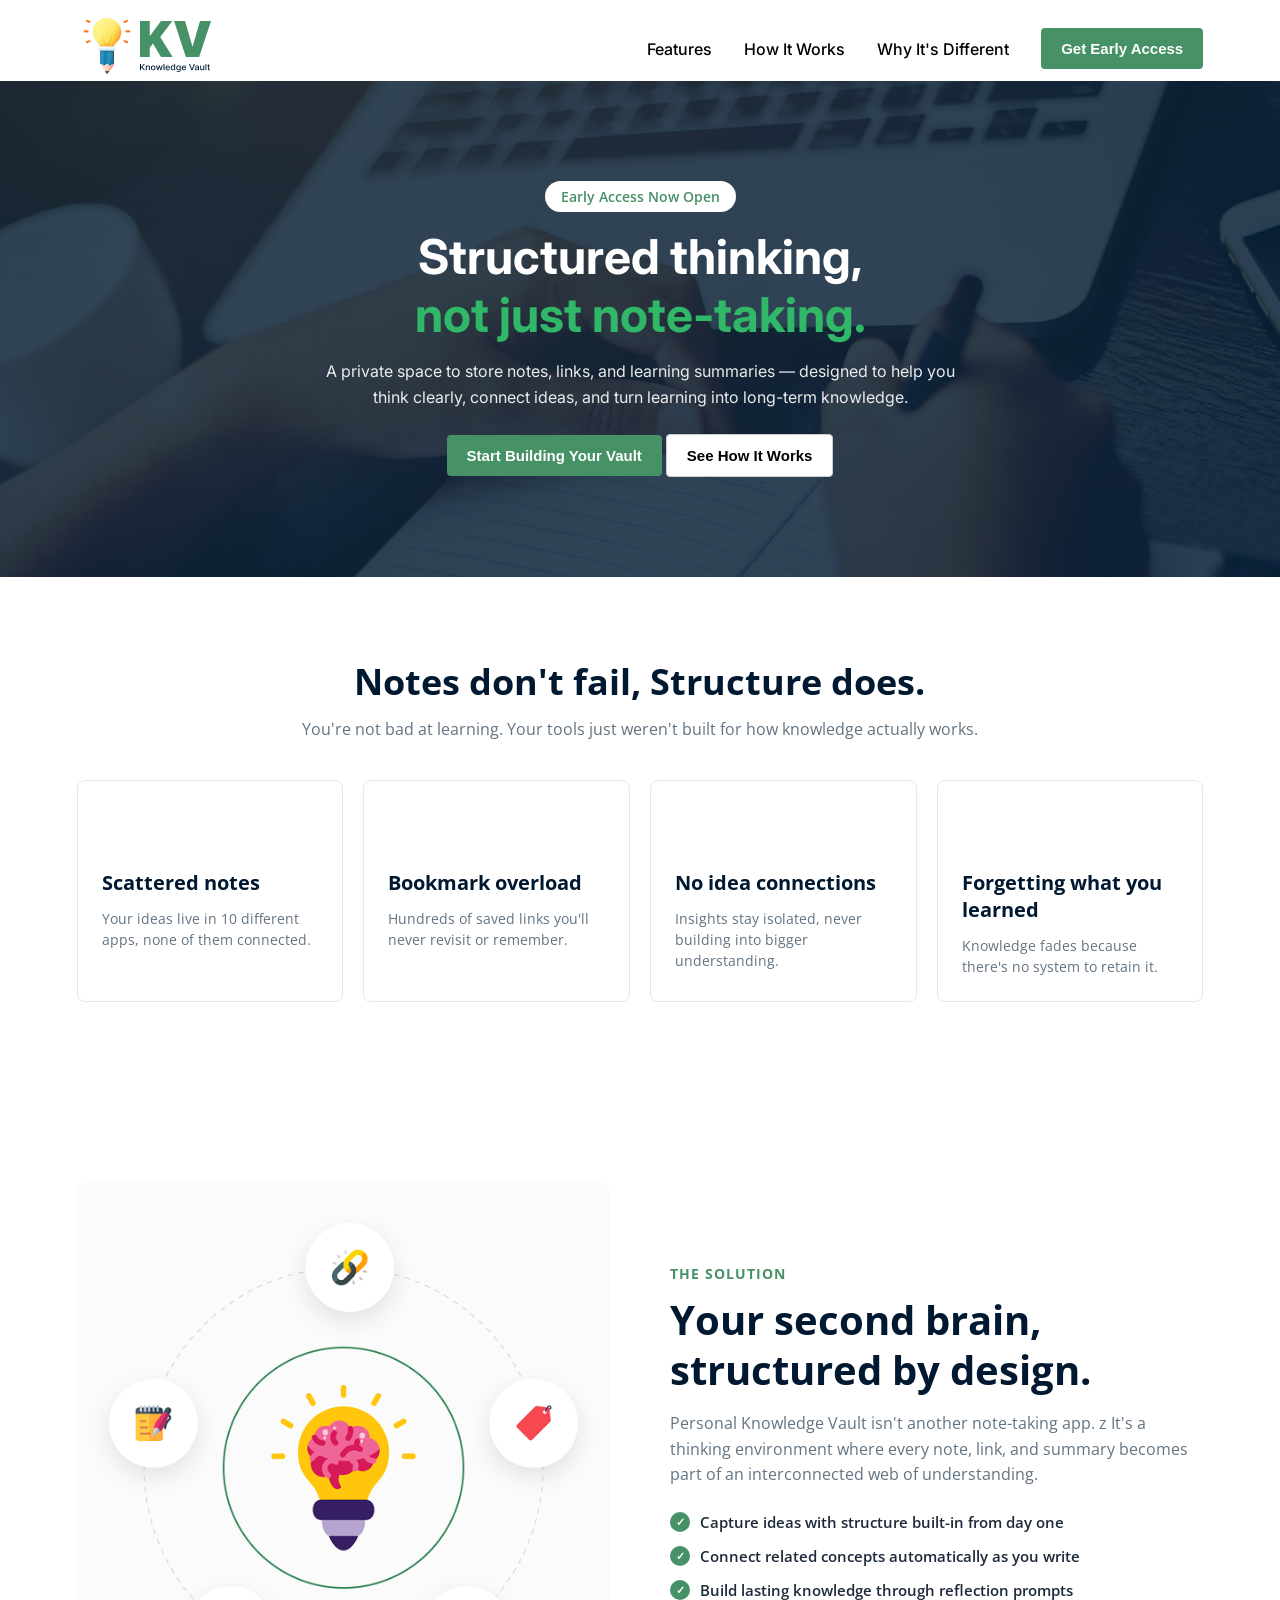
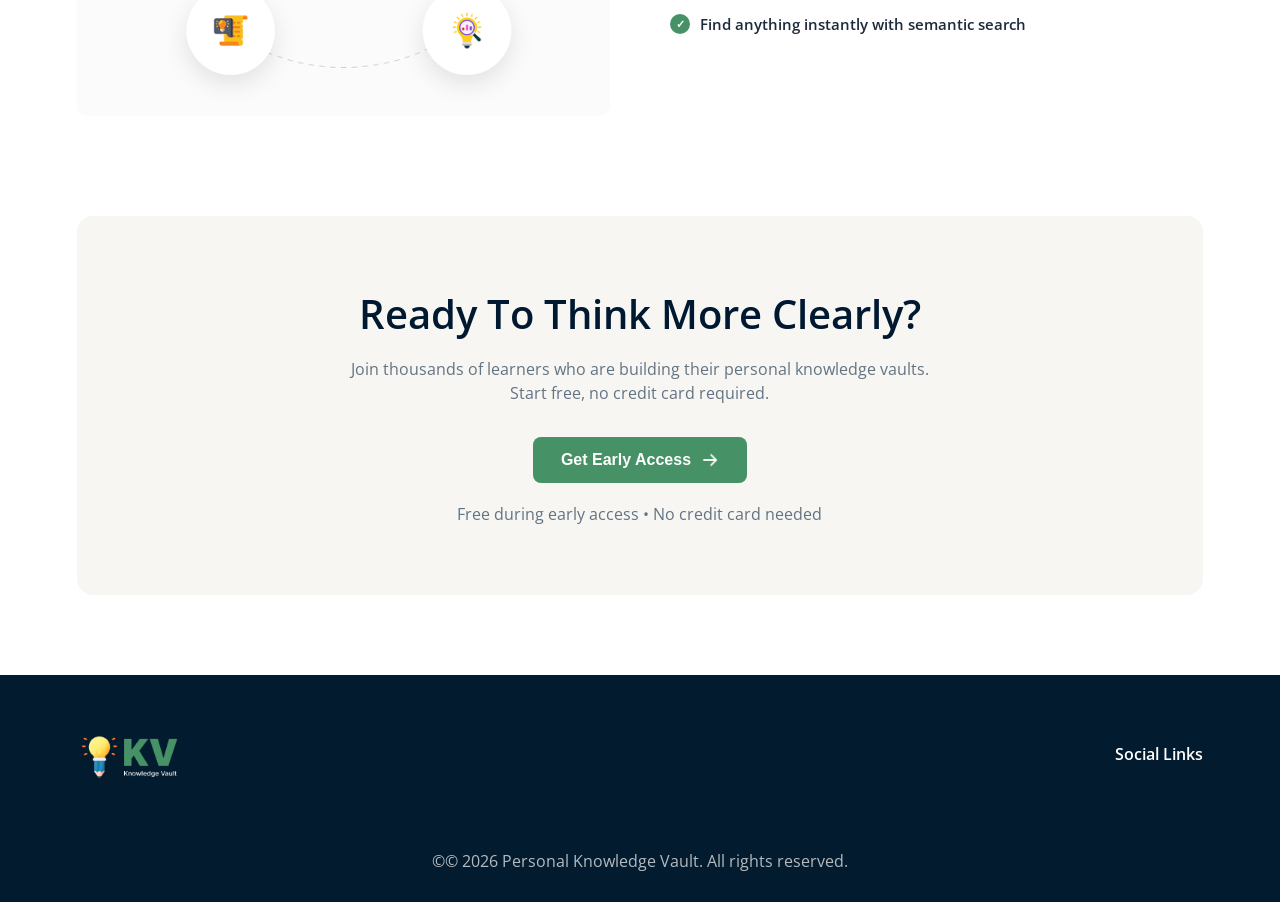
<file: index.html>
<!DOCTYPE html>
<html lang="en">
<head>
    <meta charset="UTF-8">
    <meta name="viewport" content="width=device-width, initial-scale=1.0">
    <title>Knowldge Voult</title>
    <link rel="preconnect" href="https://fonts.googleapis.com">
<link rel="preconnect" href="https://fonts.gstatic.com" crossorigin>
<link rel="preconnect" href="https://fonts.googleapis.com">
<link rel="preconnect" href="https://fonts.gstatic.com" crossorigin>
<link href="https://fonts.googleapis.com/css2?family=Inter:ital,opsz,wght@0,14..32,100..900;1,14..32,100..900&family=Open+Sans:ital,wght@0,300..800;1,300..800&display=swap" rel="stylesheet">
    <link rel="stylesheet" href="styles/toki.css">
</head>
<body class="font-open-sans">
    <header>
        <nav>
            <div>
                <img src="images/logo-navbar.png" alt="">
            </div>
            <ul class="menu">
                <li><a href="">Features</a></li>
                <li><a href="">How It Works</a></li>
                <li><a href="">Why It's Different</a></li>
                <li><button class="btn">Get Early Access</button></li>
            </ul>

        </nav>
        <section id="banner">
            <div class="banner-content">

<h6>Early Access Now Open</h6>
<h1>Structured thinking,<br><span class="highlight">not just note-taking.</span></h1>
    <p>A private space to store notes, links, and learning summaries — designed to
help you think clearly, connect ideas, and turn learning into long-term knowledge.</p>
<div>
    <button class="btn">Start Building Your Vault</button>
    <button class="bmw">See How It Works</button>
    
</div>
            </div>

        </section>
    </header>

    <section id="skills">
        <div class="skill-container">
        <div class="section-heading">
        <h2>
Notes don't fail, 
Structure does.</h2>
<p>You're not bad at learning. 
Your tools just weren't built for 
how knowledge actually works.</p>

            </div>
 <div class="skill-box">
  <div class="skill-card">
    <img src="images/Vector.png" alt="Scattered notes">
    <h2>Scattered notes</h2>
    <p>Your ideas live in 10 different apps, none of them connected.</p>
  </div>    
  <div class="skill-card">
    <img src="images/Bookmarks.png" alt="Bookmark overload">
    <h2>Bookmark overload</h2>
    <p>Hundreds of saved links you'll never revisit or remember.</p>
  </div>    
  <div class="skill-card">
    <img src="images/Brain.png" alt="No idea connections">
    <h2>No idea connections</h2>
    <p>Insights stay isolated, never building into bigger understanding.</p>
  </div>    
  <div class="skill-card">
    <img src="images/Info.png" alt="Forgetting what you learned">
    <h2>Forgetting what you learned</h2>
    <p>Knowledge fades because there's no system to retain it.</p>
  </div>    
</div>
            </div>

        </div>

    </section>
    <section id="hero">
     <div class="hero-image">
       <img src="images/knowledge.png" alt="Knowledge Base Graphic">
     </div>
     <div class="hero-content">
        <h6>The Solution</h6>
        <h2>Your second brain,<br>
structured by design.</h2>
<p>Personal Knowledge Vault isn't another note-taking app. z It's a thinking environment where every note, link, and summary becomes part of an interconnected web of understanding.</p>

<ul class="Features-list">
<li>Capture ideas with structure built-in from day one</li>
<li>Connect related concepts automatically as you write</li>
<li>Build lasting knowledge through reflection prompts</li>
<li>Find anything instantly with semantic search</li>    
</ul>
</div>   

    </section>
    <section id="early-access">
  <div class="early-access-container">
    <h2>Ready To Think More Clearly?</h2>
    <p class="subtitle">
      Join thousands of learners who are building their personal knowledge vaults.<br>
      Start free, no credit card required.
    </p>
    
    <button class="btn cta-btn">
      Get Early Access 
      <img src="images/ArrowRight.png" alt="arrow" class="btn-icon">
    </button>
    
    <p class="note">Free during early access • No credit card needed</p>
  </div>
</section>
<footer class="footer">
  <div class="footer-container">
    <div class="footer-logo">
      <img src="images/logo-footer.png" alt="Knowledge Vault Logo">
    </div>
    <div class="footer-social">
      <h3>Social Links</h3>
      
    </div>
  </div>

  <hr class="footer-divider">

  <div class="footer-bottom">
    <p>&copy;© 2026 Personal Knowledge Vault. All rights reserved.</p>
  </div>
</footer>
    
</body>
</html>
</file>
<file: styles/toki.css>
* {
  margin: 0;
  padding: 0;
  box-sizing: border-box;
}

.font-open-sans {
  font-family: "Open Sans", sans-serif;
}

.btn {
  background-color: rgba(70, 145, 101, 1);
  color: #ffffff;
  border: none;
  padding: 12px 20px;
  border-radius: 4px;
  font-size: 15px;
  font-weight: 600;
  cursor: pointer;
  transition: 0.3s;
}

.btn:hover {
  background-color: rgba(55, 120, 80, 1);
}

.bmw {
  background-color: rgba(255, 255, 255, 1);
  color: #000000;
  border: 1px solid #ccc;
  padding: 12px 20px;
  border-radius: 4px;
  font-size: 15px;
  font-weight: 600;
  cursor: pointer;
}

header {
  background-color: #ffffff;
  padding-top: 16px;
}

nav {
  width: 88%;
  max-width: 1600px;
  margin: 0 auto;
  display: flex;
  justify-content: space-between;
  align-items: center;
}

nav .menu {
  display: flex;
  list-style-type: none;
  gap: 32px;
  align-items: center;
}

nav .menu a {
  font-family: 'Inter', sans-serif;
  color: #000000;
  text-decoration: none;
  font-weight: 500;
}

#banner {
  background: url('../images/hero-bg.png') no-repeat center center/cover;
  padding: 100px 20px;
  display: flex;
  justify-content: center;
  align-items: center;
}

#banner .banner-content {
  max-width: 650px;
  text-align: center;
}

#banner .banner-content h6 {
  font-size: 14px;
  font-weight: 600;
  color: rgba(70, 145, 101, 1);
  background-color: rgba(255, 255, 255, 1);
  display: inline-block;
  padding: 6px 16px;
  border-radius: 20px;
  margin-bottom: 16px;
}

#banner .banner-content h1 {
  font-family: 'Inter', sans-serif;
  font-size: 48px;
  font-weight: 700;
  color: #ffffff;
  margin-bottom: 16px;
  line-height: 1.2;
}

#banner .banner-content h1 .highlight {
  color: rgba(48, 184, 104, 1);
}

#banner .banner-content p {
  font-family: 'Inter', sans-serif;
  font-size: 16px;
  font-weight: 400;
  color: rgba(255, 255, 255, 0.9);
  margin-bottom: 24px;
  line-height: 1.6;
}

#skills {
  padding-top: 80px;
  padding-bottom: 80px;
}

#skills .skill-container {
  width: 88%;
  max-width: 1600px;
  margin: 0 auto;
  text-align: center;
}

#skills .section-heading h2 {
  font-size: 36px;
  font-weight: 700;
  color: #001931;
  margin-bottom: 12px;
}

#skills .section-heading p {
  color: #627382;
  font-size: 16px;
  margin-bottom: 40px;
}

#skills .skill-box {
  display: flex;
  justify-content: space-between;
  gap: 20px;
  flex-wrap: wrap;
}

.skill-box .skill-card {
  padding: 24px;
  border: 1px solid #e2e8f0;
  border-radius: 8px;
  max-width: 300px;
  flex: 1;
  text-align: left;
}

.skill-card img {
  width: 44px;        
  height: 44px;        
  display: block;     
  margin-bottom: 20px;
  object-fit: contain;
}

.skill-card h2 {
  font-size: 20px;
  color: #001931;
  margin-bottom: 12px;
}

.skill-card p {
  font-size: 14px;
  color: rgba(98, 115, 130, 1);
  line-height: 1.5;
}

#hero {
  display: flex;
  flex-direction: row; 
  align-items: center;
  justify-content: space-between;
  width: 88%;
  max-width: 1400px;
  margin: 100px auto;
  gap: 60px;
}

.hero-image {
  flex: 1;
  display: flex;
  justify-content: center;
  align-items: center;
}

.hero-image img {
  display: block; 
  width: 100%;
  max-width: 550px;
  height: auto;
  object-fit: contain;
}

.hero-content {
  flex: 1;
}

.hero-content h6 {
  color: rgba(70, 145, 101, 1);
  font-size: 14px;
  font-weight: 700;
  text-transform: uppercase;
  margin-bottom: 12px;
  letter-spacing: 1px;
}

.hero-content h2 {
  color: #001931;
  font-size: 40px;
  font-weight: 700;
  line-height: 1.25;
  margin-bottom: 16px;
}

.hero-content p {
  color: rgba(98, 115, 130, 1);
  font-size: 16px;
  line-height: 1.6;
  margin-bottom: 24px;
}

.Features-list {
  list-style: none;
  display: flex;
  flex-direction: column;
  gap: 14px;
}

.Features-list li {
  position: relative;
  padding-left: 30px;
  color: #1e293b;
  font-size: 15px;
  font-weight: 600;
}

.Features-list li::before {
  content: "✓";
  position: absolute;
  left: 0;
  top: 50%;
  transform: translateY(-50%);
  width: 20px;
  height: 20px;
  background-color: rgba(70, 145, 101, 1);
  color: #ffffff;
  font-size: 11px;
  font-weight: bold;
  border-radius: 50%;
  display: flex;
  align-items: center;
  justify-content: center;
}
#early-access {
  width: 88%;
  max-width: 1280px;
  margin: 80px auto;
  background-color: rgba(247, 246, 242, 1);

  padding: 70px 20px;
  border-radius: 16px;
  text-align: center;
}

.early-access-container {
  max-width: 650px;
  margin: 0 auto;
}

.early-access-container h2 {
  font-size: 40px;
  font-weight: 600;
  color: #001931;
  margin-bottom: 16px;
}

.early-access-container .subtitle {
  font-size: 16px;
  color:  rgba(98, 115, 130, 1);

  line-height: 24px;
  margin-bottom: 32px;
}

.cta-btn {
  display: inline-flex;
  align-items: center;
  justify-content: center;
  gap: 10px;
  font-size: 16px;
  font-weight: 600;
  padding: 14px 28px;
  border-radius: 8px;
  border: none;
  background-color: rgba(70, 145, 101, 1); 
  color: white;
  cursor: pointer;
}

.btn-icon {
  width: 18px;
  height: 18px;
  object-fit: contain;
 
}

.cta-btn:hover {
  background-color: rgba(55, 120, 82, 1); 
  box-shadow: 0 4px 12px rgba(70, 145, 101, 0.3); 
}

.cta-btn:hover .btn-icon {
  transform: translateX(3px);
}
.early-access-container .note {
  font-size: 16px;
  color:rgba(98, 115, 130, 1);

  margin-top: 20px;
}

.footer {
  background-color: #031B2E;
  color: #ffffff;
  padding: 60px 0 30px 0;
}

.footer-container {
  width: 88%;
  max-width: 1400px;
  margin: 0 auto;
  display: flex;
  justify-content: space-between;
  align-items: center;
}

.footer-logo img {
  height: 45px;
  object-fit: contain;
}

.footer-social h3 {
  font-size: 16px;
  font-weight: 600;
  margin-bottom: 12px;
  color: #ffffff;
}

.social-icons {
  display: flex;
  gap: 12px;
}

.social-icons a {
  width: 20px;
  height: 20px;
  background-color: #ffffff;
  color: rgba(0, 25, 49, 1);

  border-radius: 50%;
  display: flex;
  align-items: center;
  justify-content: center;
  text-decoration: none;
  font-size: 14px;
}


.footer-divider {
  width: 88%;
  max-width: 1360px;
  margin: 40px auto 25px auto;
  border: none;
  border-top:  rgba(250, 250, 250, 1);
; 
}
.footer-bottom {
  text-align: center;
  font-size: 16px;
  color: rgba(255, 255, 255, 0.7);
}
</file>
